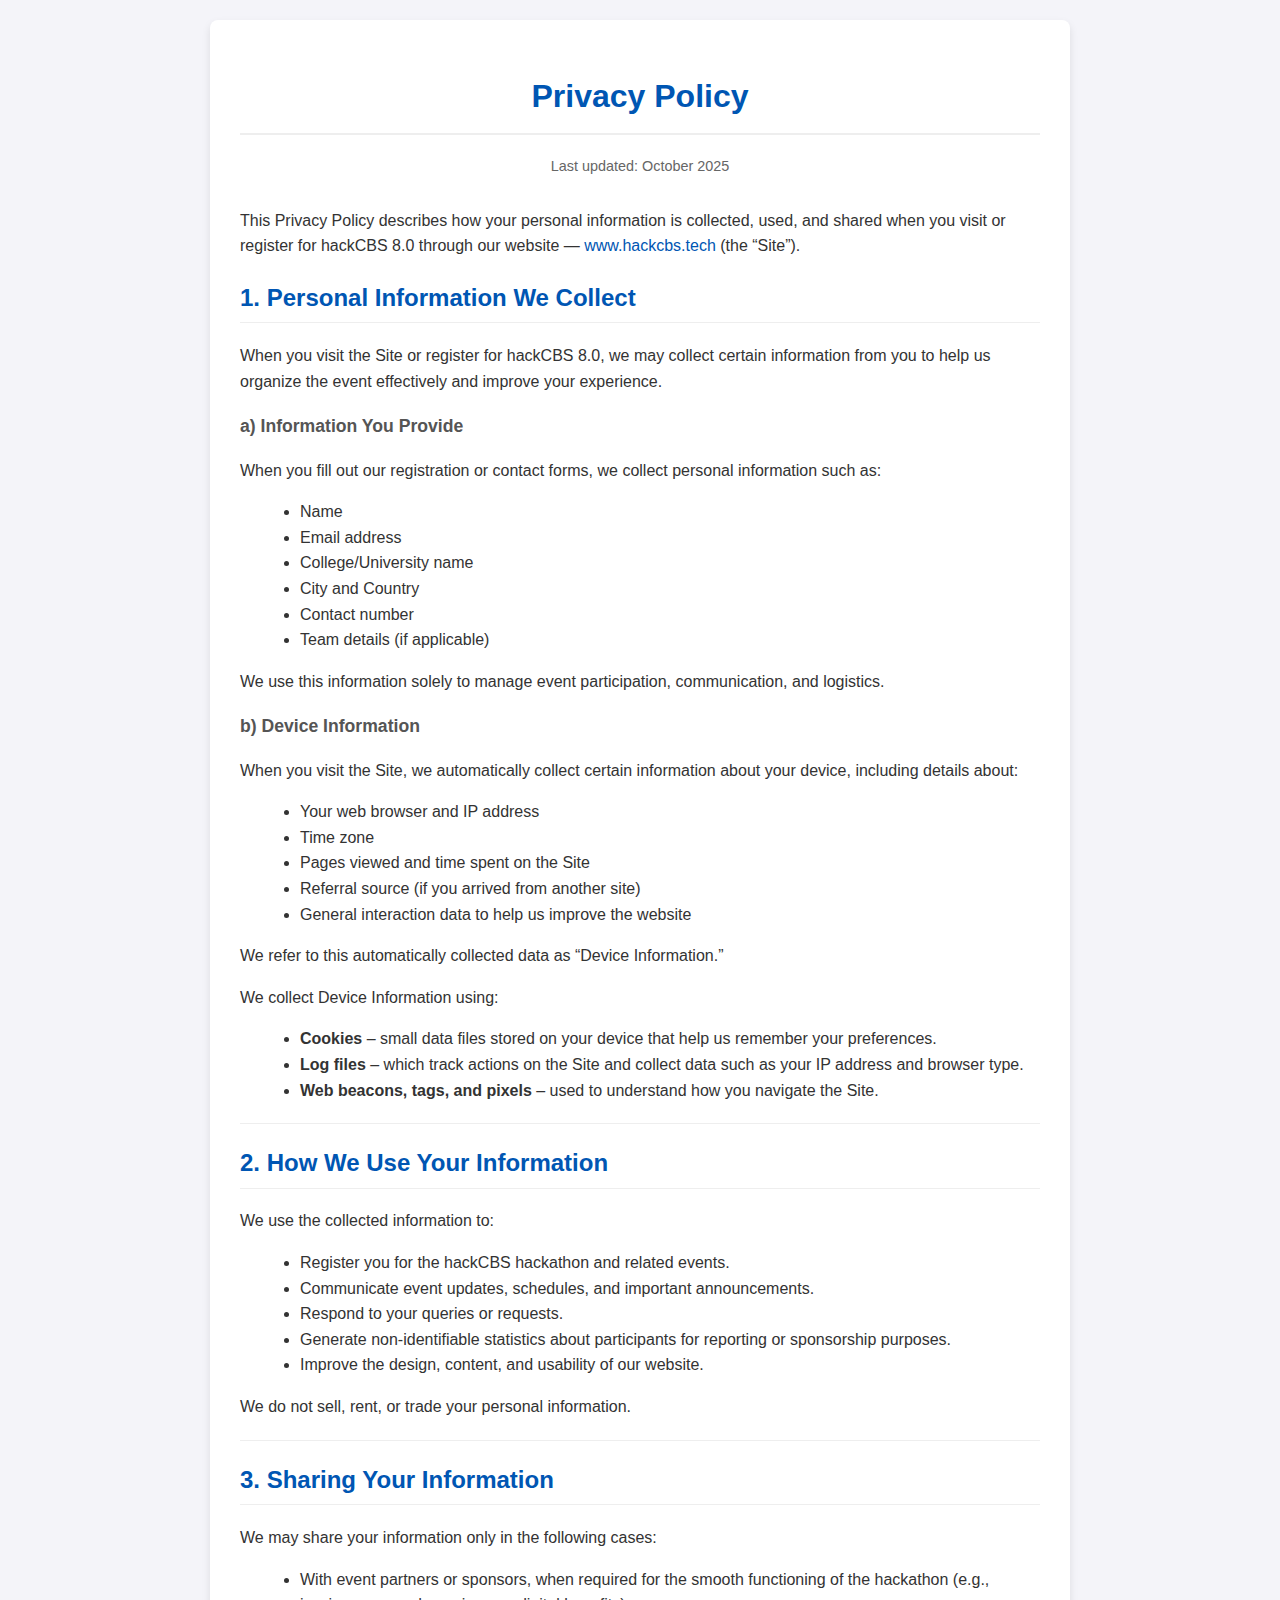
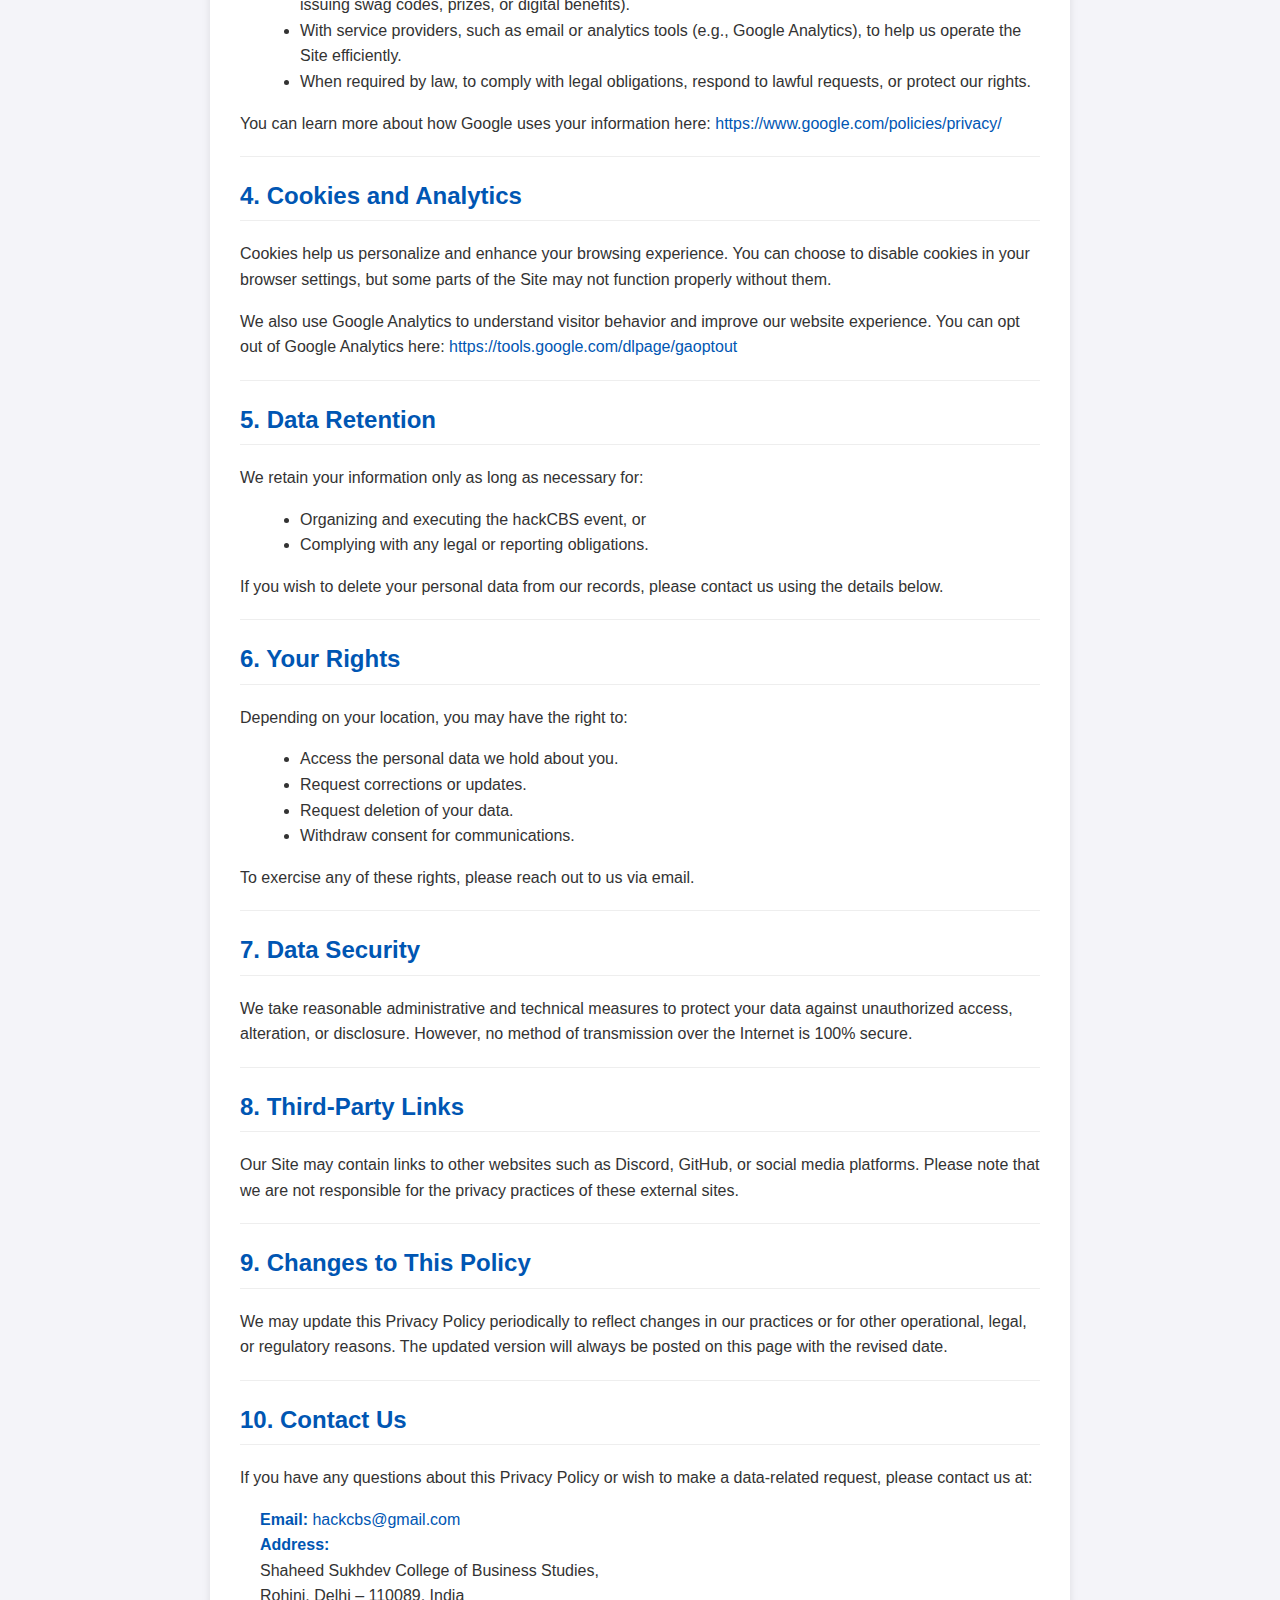
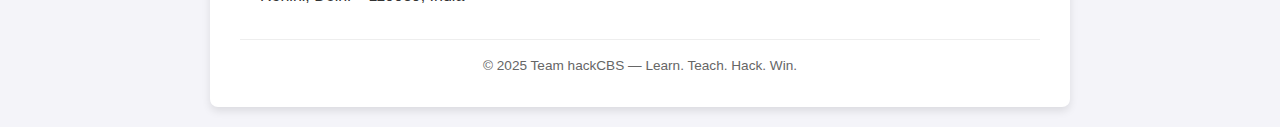
<file: assets/docs/privacy-policy/index.html>
<!DOCTYPE html>
<html lang="en">
<head>
    <meta charset="UTF-8">
    <meta name="viewport" content="width=device-width, initial-scale=1.0">
    <title>Privacy Policy - hackCBS 8.0</title>
</head>
<body style="font-family: Arial, sans-serif; line-height: 1.6; color: #333; margin: 0; padding: 20px; background-color: #f4f4f9;">

    <div style="max-width: 800px; margin: auto; background: #fff; padding: 30px; border-radius: 8px; box-shadow: 0 4px 8px rgba(0,0,0,0.1);">

        <h1 style="text-align: center; color: #0056b3; border-bottom: 2px solid #eee; padding-bottom: 10px; margin-bottom: 20px;">Privacy Policy</h1>
        <p style="text-align: center; font-size: 0.9em; color: #666; margin-bottom: 30px;">Last updated: October 2025</p>
        
        <p>This Privacy Policy describes how your personal information is collected, used, and shared when you visit or register for hackCBS 8.0 through our website — <a href="http://www.hackcbs.tech" style="color: #0056b3; text-decoration: none;">www.hackcbs.tech</a> (the “Site”).</p>

        <h2 style="color: #0056b3; border-bottom: 1px solid #eee; padding-bottom: 5px;">1. Personal Information We Collect</h2>
        <p>When you visit the Site or register for hackCBS 8.0, we may collect certain information from you to help us organize the event effectively and improve your experience.</p>
        
        <h3 style="color: #555; font-size: 1.1em;">a) Information You Provide</h3>
        <p>When you fill out our registration or contact forms, we collect personal information such as:</p>
        <ul style="list-style-type: disc; margin-left: 20px;">
            <li>Name</li>
            <li>Email address</li>
            <li>College/University name</li>
            <li>City and Country</li>
            <li>Contact number</li>
            <li>Team details (if applicable)</li>
        </ul>
        <p>We use this information solely to manage event participation, communication, and logistics.</p>

        <h3 style="color: #555; font-size: 1.1em;">b) Device Information</h3>
        <p>When you visit the Site, we automatically collect certain information about your device, including details about:</p>
        <ul style="list-style-type: disc; margin-left: 20px;">
            <li>Your web browser and IP address</li>
            <li>Time zone</li>
            <li>Pages viewed and time spent on the Site</li>
            <li>Referral source (if you arrived from another site)</li>
            <li>General interaction data to help us improve the website</li>
        </ul>
        <p>We refer to this automatically collected data as “Device Information.”</p>
        <p>We collect Device Information using:</p>
        <ul style="list-style-type: disc; margin-left: 20px;">
            <li><strong>Cookies</strong> – small data files stored on your device that help us remember your preferences.</li>
            <li><strong>Log files</strong> – which track actions on the Site and collect data such as your IP address and browser type.</li>
            <li><strong>Web beacons, tags, and pixels</strong> – used to understand how you navigate the Site.</li>
        </ul>
        
        <hr style="border: 0; height: 1px; background: #eee; margin: 20px 0;">

        <h2 style="color: #0056b3; border-bottom: 1px solid #eee; padding-bottom: 5px;">2. How We Use Your Information</h2>
        <p>We use the collected information to:</p>
        <ul style="list-style-type: disc; margin-left: 20px;">
            <li>Register you for the hackCBS hackathon and related events.</li>
            <li>Communicate event updates, schedules, and important announcements.</li>
            <li>Respond to your queries or requests.</li>
            <li>Generate non-identifiable statistics about participants for reporting or sponsorship purposes.</li>
            <li>Improve the design, content, and usability of our website.</li>
        </ul>
        <p>We do not sell, rent, or trade your personal information.</p>
        
        <hr style="border: 0; height: 1px; background: #eee; margin: 20px 0;">

        <h2 style="color: #0056b3; border-bottom: 1px solid #eee; padding-bottom: 5px;">3. Sharing Your Information</h2>
        <p>We may share your information only in the following cases:</p>
        <ul style="list-style-type: disc; margin-left: 20px;">
            <li>With event partners or sponsors, when required for the smooth functioning of the hackathon (e.g., issuing swag codes, prizes, or digital benefits).</li>
            <li>With service providers, such as email or analytics tools (e.g., Google Analytics), to help us operate the Site efficiently.</li>
            <li>When required by law, to comply with legal obligations, respond to lawful requests, or protect our rights.</li>
        </ul>
        <p>You can learn more about how Google uses your information here: <a href="https://www.google.com/policies/privacy/" style="color: #0056b3; text-decoration: none;">https://www.google.com/policies/privacy/</a></p>
        
        <hr style="border: 0; height: 1px; background: #eee; margin: 20px 0;">

        <h2 style="color: #0056b3; border-bottom: 1px solid #eee; padding-bottom: 5px;">4. Cookies and Analytics</h2>
        <p>Cookies help us personalize and enhance your browsing experience. You can choose to disable cookies in your browser settings, but some parts of the Site may not function properly without them.</p>
        <p>We also use Google Analytics to understand visitor behavior and improve our website experience. You can opt out of Google Analytics here: <a href="https://tools.google.com/dlpage/gaoptout" style="color: #0056b3; text-decoration: none;">https://tools.google.com/dlpage/gaoptout</a></p>

        <hr style="border: 0; height: 1px; background: #eee; margin: 20px 0;">

        <h2 style="color: #0056b3; border-bottom: 1px solid #eee; padding-bottom: 5px;">5. Data Retention</h2>
        <p>We retain your information only as long as necessary for:</p>
        <ul style="list-style-type: disc; margin-left: 20px;">
            <li>Organizing and executing the hackCBS event, or</li>
            <li>Complying with any legal or reporting obligations.</li>
        </ul>
        <p>If you wish to delete your personal data from our records, please contact us using the details below.</p>
        
        <hr style="border: 0; height: 1px; background: #eee; margin: 20px 0;">

        <h2 style="color: #0056b3; border-bottom: 1px solid #eee; padding-bottom: 5px;">6. Your Rights</h2>
        <p>Depending on your location, you may have the right to:</p>
        <ul style="list-style-type: disc; margin-left: 20px;">
            <li>Access the personal data we hold about you.</li>
            <li>Request corrections or updates.</li>
            <li>Request deletion of your data.</li>
            <li>Withdraw consent for communications.</li>
        </ul>
        <p>To exercise any of these rights, please reach out to us via email.</p>
        
        <hr style="border: 0; height: 1px; background: #eee; margin: 20px 0;">

        <h2 style="color: #0056b3; border-bottom: 1px solid #eee; padding-bottom: 5px;">7. Data Security</h2>
        <p>We take reasonable administrative and technical measures to protect your data against unauthorized access, alteration, or disclosure. However, no method of transmission over the Internet is 100% secure.</p>
        
        <hr style="border: 0; height: 1px; background: #eee; margin: 20px 0;">

        <h2 style="color: #0056b3; border-bottom: 1px solid #eee; padding-bottom: 5px;">8. Third-Party Links</h2>
        <p>Our Site may contain links to other websites such as Discord, GitHub, or social media platforms. Please note that we are not responsible for the privacy practices of these external sites.</p>
        
        <hr style="border: 0; height: 1px; background: #eee; margin: 20px 0;">

        <h2 style="color: #0056b3; border-bottom: 1px solid #eee; padding-bottom: 5px;">9. Changes to This Policy</h2>
        <p>We may update this Privacy Policy periodically to reflect changes in our practices or for other operational, legal, or regulatory reasons. The updated version will always be posted on this page with the revised date.</p>
        
        <hr style="border: 0; height: 1px; background: #eee; margin: 20px 0;">

        <h2 style="color: #0056b3; border-bottom: 1px solid #eee; padding-bottom: 5px;">10. Contact Us</h2>
        <p>If you have any questions about this Privacy Policy or wish to make a data-related request, please contact us at:</p>
        <p style="margin-left: 20px;">
            <strong style="color: #0056b3;">Email:</strong> <a href="mailto:hackcbs@gmail.com" style="color: #0056b3; text-decoration: none;">hackcbs@gmail.com</a><br>
            <strong style="color: #0056b3;">Address:</strong><br>
            Shaheed Sukhdev College of Business Studies,<br>
            Rohini, Delhi – 110089, India
        </p>

        <footer style="text-align: center; margin-top: 30px; padding-top: 15px; border-top: 1px solid #eee; font-size: 0.85em; color: #666;">
            &copy; 2025 Team hackCBS — Learn. Teach. Hack. Win.
        </footer>
    </div>

</body>
</html>
</file>
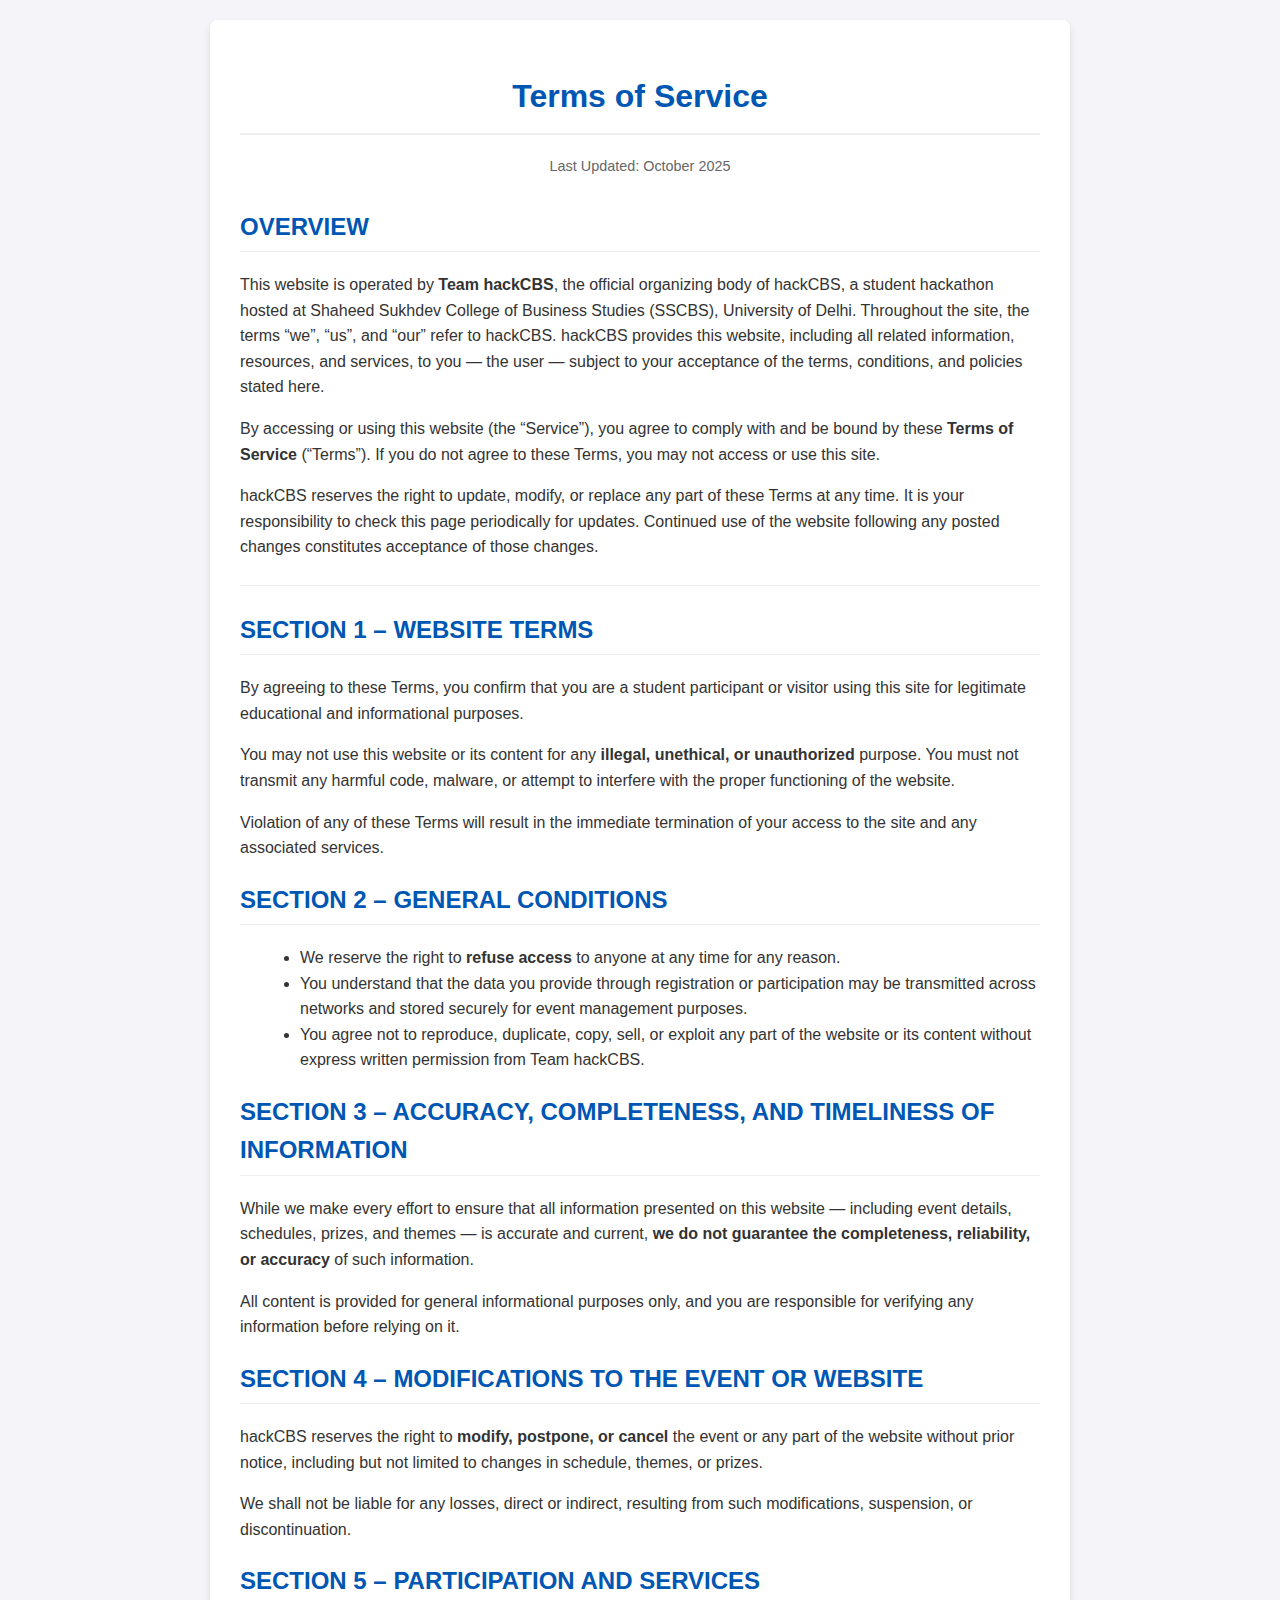
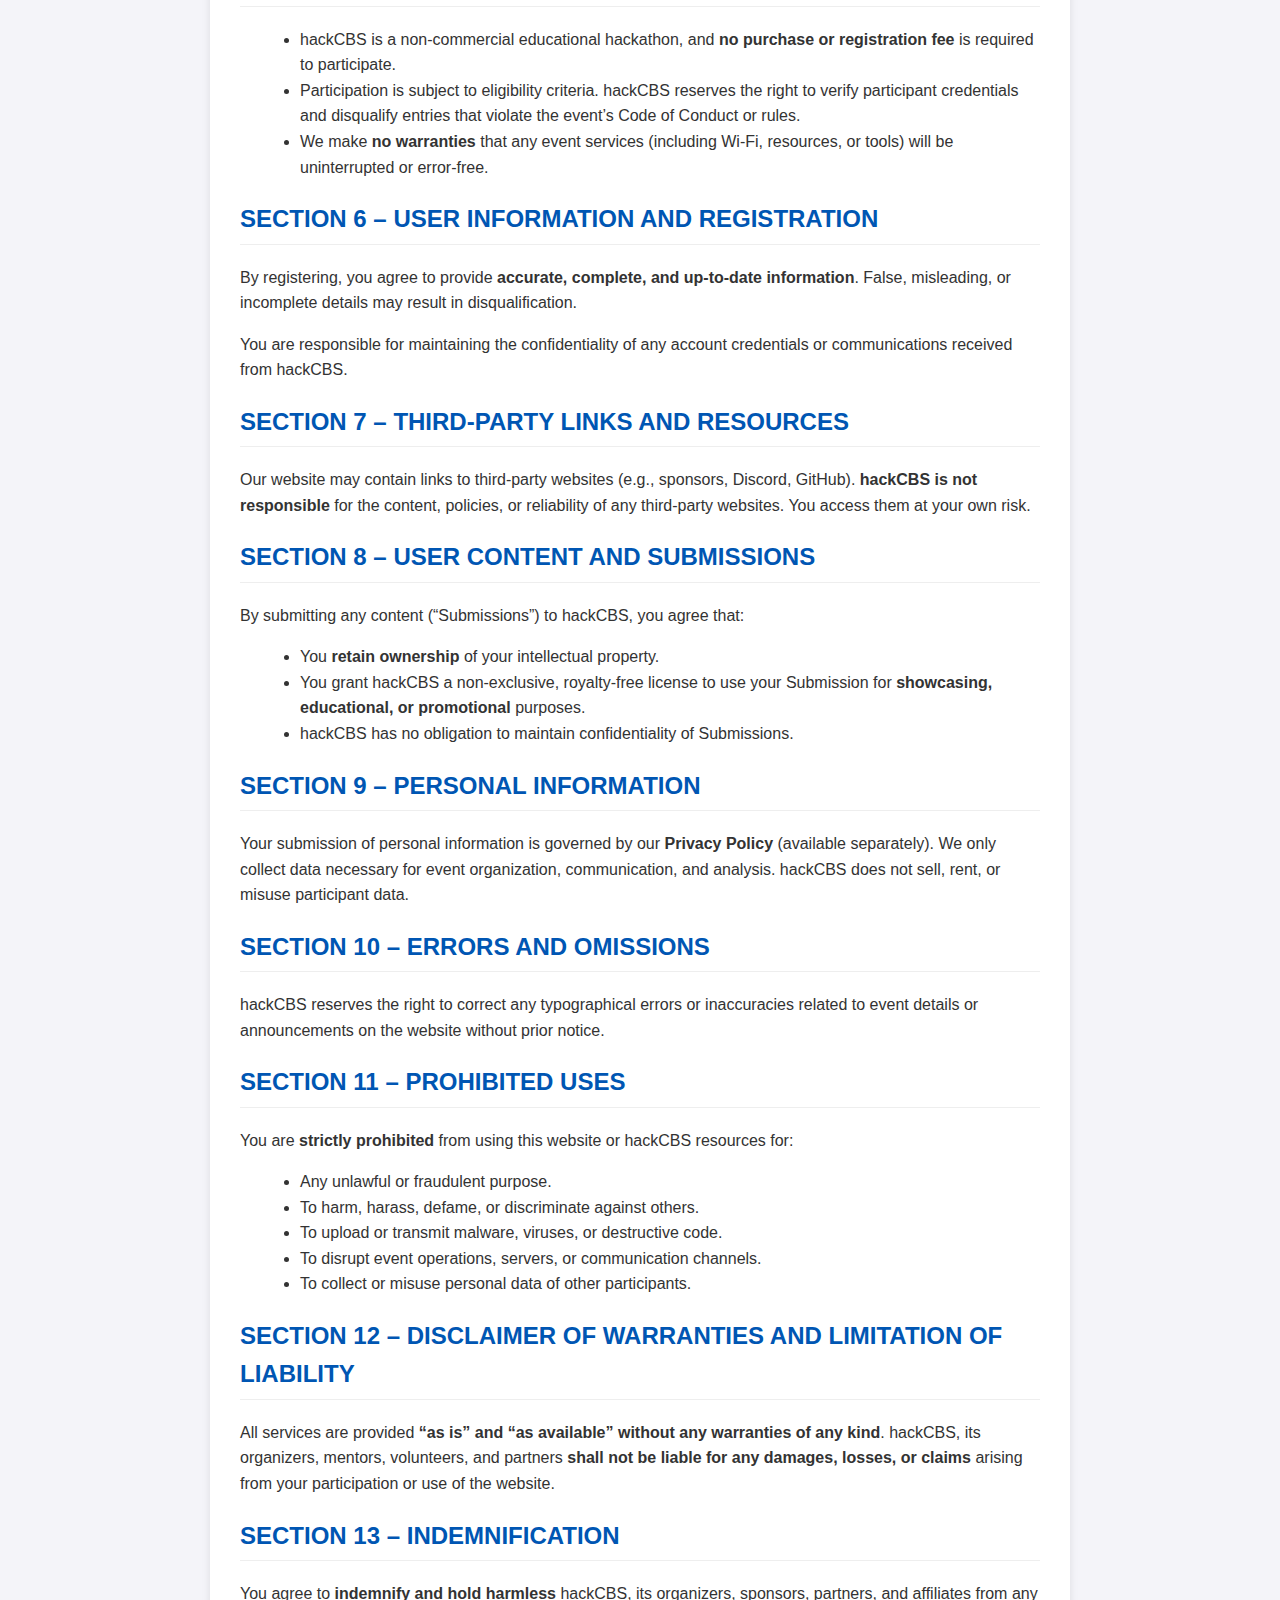
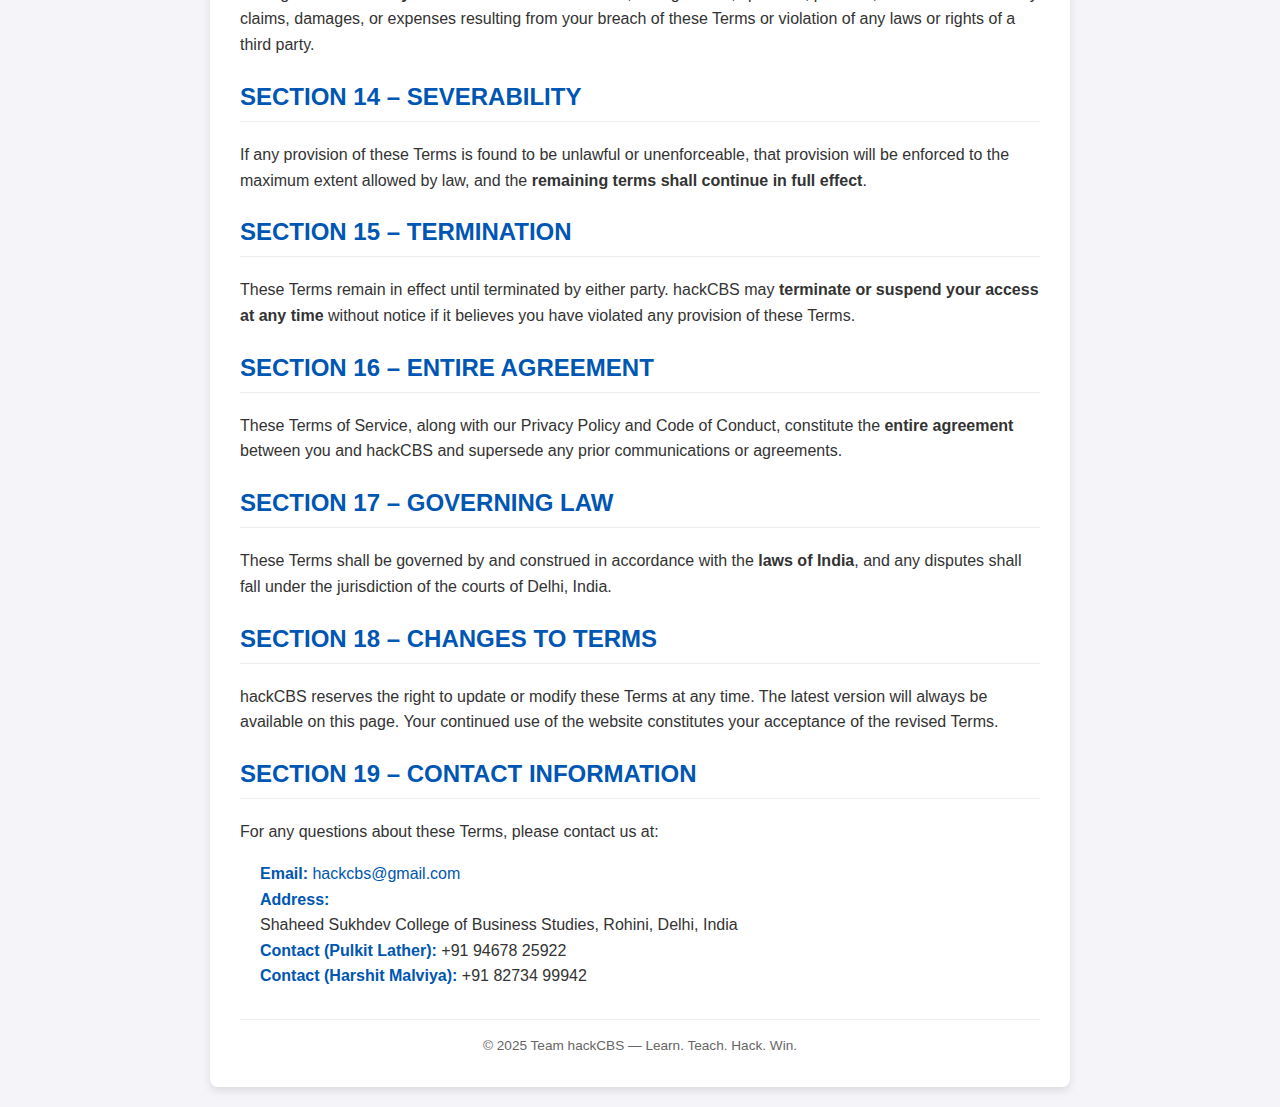
<file: assets/docs/terms-of-service/index.html>
<!DOCTYPE html>
<html lang="en">
<head>
    <meta charset="UTF-8">
    <meta name="viewport" content="width=device-width, initial-scale=1.0">
    <title>Terms of Service - hackCBS</title>
</head>
<body style="font-family: Arial, sans-serif; line-height: 1.6; color: #333; margin: 0; padding: 20px; background-color: #f4f4f9;">

    <div style="max-width: 800px; margin: auto; background: #fff; padding: 30px; border-radius: 8px; box-shadow: 0 4px 8px rgba(0,0,0,0.1);">

        <h1 style="text-align: center; color: #0056b3; border-bottom: 2px solid #eee; padding-bottom: 10px; margin-bottom: 20px;">Terms of Service</h1>
        <p style="text-align: center; font-size: 0.9em; color: #666; margin-bottom: 30px;">Last Updated: October 2025</p>
        
        <h2 style="color: #0056b3; border-bottom: 1px solid #eee; padding-bottom: 5px; margin-top: 25px;">OVERVIEW</h2>
        <p>This website is operated by <b>Team hackCBS</b>, the official organizing body of hackCBS, a student hackathon hosted at Shaheed Sukhdev College of Business Studies (SSCBS), University of Delhi. Throughout the site, the terms “we”, “us”, and “our” refer to hackCBS. hackCBS provides this website, including all related information, resources, and services, to you — the user — subject to your acceptance of the terms, conditions, and policies stated here.</p>
        <p>By accessing or using this website (the “Service”), you agree to comply with and be bound by these <b>Terms of Service</b> (“Terms”). If you do not agree to these Terms, you may not access or use this site.</p>
        <p>hackCBS reserves the right to update, modify, or replace any part of these Terms at any time. It is your responsibility to check this page periodically for updates. Continued use of the website following any posted changes constitutes acceptance of those changes.</p>

        <hr style="border: 0; height: 1px; background: #eee; margin: 25px 0;">

        <h2 style="color: #0056b3; border-bottom: 1px solid #eee; padding-bottom: 5px;">SECTION 1 – WEBSITE TERMS</h2>
        <p>By agreeing to these Terms, you confirm that you are a student participant or visitor using this site for legitimate educational and informational purposes.</p>
        <p>You may not use this website or its content for any <b>illegal, unethical, or unauthorized</b> purpose. You must not transmit any harmful code, malware, or attempt to interfere with the proper functioning of the website.</p>
        <p>Violation of any of these Terms will result in the immediate termination of your access to the site and any associated services.</p>

        <h2 style="color: #0056b3; border-bottom: 1px solid #eee; padding-bottom: 5px; margin-top: 20px;">SECTION 2 – GENERAL CONDITIONS</h2>
        <ul style="list-style-type: disc; margin-left: 20px;">
            <li>We reserve the right to <b>refuse access</b> to anyone at any time for any reason.</li>
            <li>You understand that the data you provide through registration or participation may be transmitted across networks and stored securely for event management purposes.</li>
            <li>You agree not to reproduce, duplicate, copy, sell, or exploit any part of the website or its content without express written permission from Team hackCBS.</li>
        </ul>

        <h2 style="color: #0056b3; border-bottom: 1px solid #eee; padding-bottom: 5px; margin-top: 20px;">SECTION 3 – ACCURACY, COMPLETENESS, AND TIMELINESS OF INFORMATION</h2>
        <p>While we make every effort to ensure that all information presented on this website — including event details, schedules, prizes, and themes — is accurate and current, <b>we do not guarantee the completeness, reliability, or accuracy</b> of such information.</p>
        <p>All content is provided for general informational purposes only, and you are responsible for verifying any information before relying on it.</p>

        <h2 style="color: #0056b3; border-bottom: 1px solid #eee; padding-bottom: 5px; margin-top: 20px;">SECTION 4 – MODIFICATIONS TO THE EVENT OR WEBSITE</h2>
        <p>hackCBS reserves the right to <b>modify, postpone, or cancel</b> the event or any part of the website without prior notice, including but not limited to changes in schedule, themes, or prizes.</p>
        <p>We shall not be liable for any losses, direct or indirect, resulting from such modifications, suspension, or discontinuation.</p>

        <h2 style="color: #0056b3; border-bottom: 1px solid #eee; padding-bottom: 5px; margin-top: 20px;">SECTION 5 – PARTICIPATION AND SERVICES</h2>
        <ul style="list-style-type: disc; margin-left: 20px;">
            <li>hackCBS is a non-commercial educational hackathon, and <b>no purchase or registration fee</b> is required to participate.</li>
            <li>Participation is subject to eligibility criteria. hackCBS reserves the right to verify participant credentials and disqualify entries that violate the event’s Code of Conduct or rules.</li>
            <li>We make <b>no warranties</b> that any event services (including Wi-Fi, resources, or tools) will be uninterrupted or error-free.</li>
        </ul>

        <h2 style="color: #0056b3; border-bottom: 1px solid #eee; padding-bottom: 5px; margin-top: 20px;">SECTION 6 – USER INFORMATION AND REGISTRATION</h2>
        <p>By registering, you agree to provide <b>accurate, complete, and up-to-date information</b>. False, misleading, or incomplete details may result in disqualification.</p>
        <p>You are responsible for maintaining the confidentiality of any account credentials or communications received from hackCBS.</p>

        <h2 style="color: #0056b3; border-bottom: 1px solid #eee; padding-bottom: 5px; margin-top: 20px;">SECTION 7 – THIRD-PARTY LINKS AND RESOURCES</h2>
        <p>Our website may contain links to third-party websites (e.g., sponsors, Discord, GitHub). <b>hackCBS is not responsible</b> for the content, policies, or reliability of any third-party websites. You access them at your own risk.</p>

        <h2 style="color: #0056b3; border-bottom: 1px solid #eee; padding-bottom: 5px; margin-top: 20px;">SECTION 8 – USER CONTENT AND SUBMISSIONS</h2>
        <p>By submitting any content (“Submissions”) to hackCBS, you agree that:</p>
        <ul style="list-style-type: disc; margin-left: 20px;">
            <li>You <b>retain ownership</b> of your intellectual property.</li>
            <li>You grant hackCBS a non-exclusive, royalty-free license to use your Submission for <b>showcasing, educational, or promotional</b> purposes.</li>
            <li>hackCBS has no obligation to maintain confidentiality of Submissions.</li>
        </ul>

        <h2 style="color: #0056b3; border-bottom: 1px solid #eee; padding-bottom: 5px; margin-top: 20px;">SECTION 9 – PERSONAL INFORMATION</h2>
        <p>Your submission of personal information is governed by our <b>Privacy Policy</b> (available separately). We only collect data necessary for event organization, communication, and analysis. hackCBS does not sell, rent, or misuse participant data.</p>

        <h2 style="color: #0056b3; border-bottom: 1px solid #eee; padding-bottom: 5px; margin-top: 20px;">SECTION 10 – ERRORS AND OMISSIONS</h2>
        <p>hackCBS reserves the right to correct any typographical errors or inaccuracies related to event details or announcements on the website without prior notice.</p>

        <h2 style="color: #0056b3; border-bottom: 1px solid #eee; padding-bottom: 5px; margin-top: 20px;">SECTION 11 – PROHIBITED USES</h2>
        <p>You are <b>strictly prohibited</b> from using this website or hackCBS resources for:</p>
        <ul style="list-style-type: disc; margin-left: 20px;">
            <li>Any unlawful or fraudulent purpose.</li>
            <li>To harm, harass, defame, or discriminate against others.</li>
            <li>To upload or transmit malware, viruses, or destructive code.</li>
            <li>To disrupt event operations, servers, or communication channels.</li>
            <li>To collect or misuse personal data of other participants.</li>
        </ul>

        <h2 style="color: #0056b3; border-bottom: 1px solid #eee; padding-bottom: 5px; margin-top: 20px;">SECTION 12 – DISCLAIMER OF WARRANTIES AND LIMITATION OF LIABILITY</h2>
        <p>All services are provided <b>“as is” and “as available” without any warranties of any kind</b>. hackCBS, its organizers, mentors, volunteers, and partners <b>shall not be liable for any damages, losses, or claims</b> arising from your participation or use of the website.</p>

        <h2 style="color: #0056b3; border-bottom: 1px solid #eee; padding-bottom: 5px; margin-top: 20px;">SECTION 13 – INDEMNIFICATION</h2>
        <p>You agree to <b>indemnify and hold harmless</b> hackCBS, its organizers, sponsors, partners, and affiliates from any claims, damages, or expenses resulting from your breach of these Terms or violation of any laws or rights of a third party.</p>

        <h2 style="color: #0056b3; border-bottom: 1px solid #eee; padding-bottom: 5px; margin-top: 20px;">SECTION 14 – SEVERABILITY</h2>
        <p>If any provision of these Terms is found to be unlawful or unenforceable, that provision will be enforced to the maximum extent allowed by law, and the <b>remaining terms shall continue in full effect</b>.</p>

        <h2 style="color: #0056b3; border-bottom: 1px solid #eee; padding-bottom: 5px; margin-top: 20px;">SECTION 15 – TERMINATION</h2>
        <p>These Terms remain in effect until terminated by either party. hackCBS may <b>terminate or suspend your access at any time</b> without notice if it believes you have violated any provision of these Terms.</p>

        <h2 style="color: #0056b3; border-bottom: 1px solid #eee; padding-bottom: 5px; margin-top: 20px;">SECTION 16 – ENTIRE AGREEMENT</h2>
        <p>These Terms of Service, along with our Privacy Policy and Code of Conduct, constitute the <b>entire agreement</b> between you and hackCBS and supersede any prior communications or agreements.</p>

        <h2 style="color: #0056b3; border-bottom: 1px solid #eee; padding-bottom: 5px; margin-top: 20px;">SECTION 17 – GOVERNING LAW</h2>
        <p>These Terms shall be governed by and construed in accordance with the <b>laws of India</b>, and any disputes shall fall under the jurisdiction of the courts of Delhi, India.</p>

        <h2 style="color: #0056b3; border-bottom: 1px solid #eee; padding-bottom: 5px; margin-top: 20px;">SECTION 18 – CHANGES TO TERMS</h2>
        <p>hackCBS reserves the right to update or modify these Terms at any time. The latest version will always be available on this page. Your continued use of the website constitutes your acceptance of the revised Terms.</p>

        <h2 style="color: #0056b3; border-bottom: 1px solid #eee; padding-bottom: 5px; margin-top: 20px;">SECTION 19 – CONTACT INFORMATION</h2>
        <p>For any questions about these Terms, please contact us at:</p>
        <p style="margin-left: 20px;">
            <strong style="color: #0056b3;">Email:</strong> <a href="mailto:hackcbs@gmail.com" style="color: #0056b3; text-decoration: none;">hackcbs@gmail.com</a><br>
            <strong style="color: #0056b3;">Address:</strong><br>
            Shaheed Sukhdev College of Business Studies, Rohini, Delhi, India<br>
            <strong style="color: #0056b3;">Contact (Pulkit Lather):</strong> +91 94678 25922<br>
            <strong style="color: #0056b3;">Contact (Harshit Malviya):</strong> +91 82734 99942
        </p>

        <footer style="text-align: center; margin-top: 30px; padding-top: 15px; border-top: 1px solid #eee; font-size: 0.85em; color: #666;">
            &copy; 2025 Team hackCBS — Learn. Teach. Hack. Win.
        </footer>
    </div>

</body>
</html>
</file>
